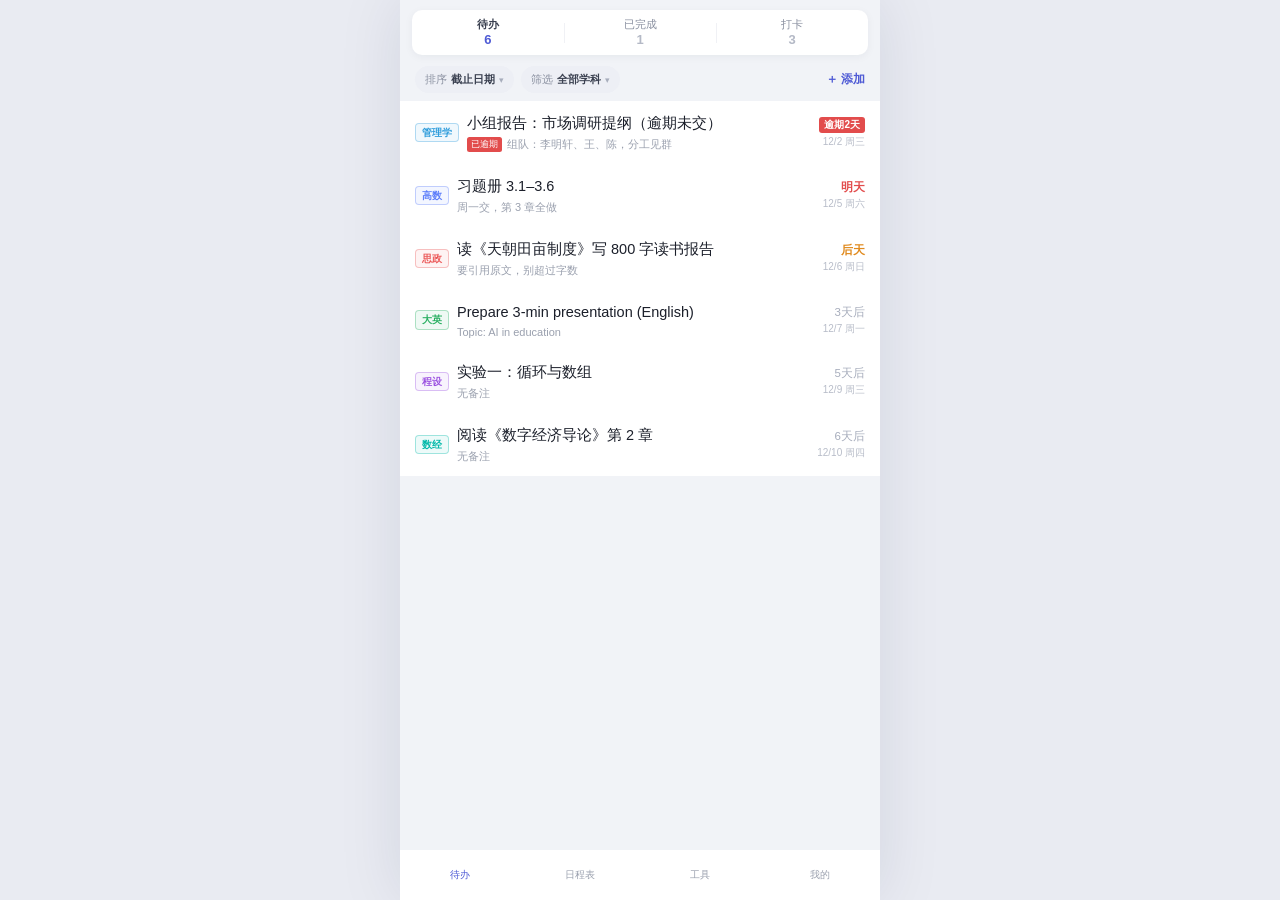
<file: index.html>
<!DOCTYPE html>
<html lang="en">
  <head>
    <link rel="stylesheet" href="./assets/uni.8b228794.css">

    <meta charset="UTF-8" />
    <script>
      var coverSupport = 'CSS' in window && typeof CSS.supports === 'function' && (CSS.supports('top: env(a)') ||
        CSS.supports('top: constant(a)'))
      document.write(
        '<meta name="viewport" content="width=device-width, user-scalable=no, initial-scale=1.0, maximum-scale=1.0, minimum-scale=1.0' +
        (coverSupport ? ', viewport-fit=cover' : '') + '" />')
    </script>
    <title>课点 · 大学生课堂助手</title>
    <meta name="description" content="课点：给大学生用的课堂助手。课程表、作业待办、课堂录音转考点、术语翻译、分科笔记。" />
    <meta name="author" content="课点项目组" />
    <meta name="robots" content="index,follow" />
    <!--preload-links-->
    <!--app-context-->
    <script type="module" crossorigin src="./assets/index-DdIBu2SQ.js"></script>
    <link rel="stylesheet" crossorigin href="./assets/index-DYlxfYsh.css">
  </head>
  <body>
    <div id="app"><!--app-html--></div>
  </body>
</html>
</file>
<file: assets/uni.8b228794.css>
uni-canvas{width:300px;height:150px;display:block;position:relative}uni-canvas>.uni-canvas-canvas{position:absolute;top:0;left:0;width:100%;height:100%}uni-image{width:320px;height:240px;display:inline-block;overflow:hidden;position:relative}uni-image[hidden]{display:none}uni-image>div{width:100%;height:100%;background-repeat:no-repeat}uni-image>img{-webkit-touch-callout:none;-webkit-user-select:none;user-select:none;display:block;position:absolute;top:0;left:0;width:100%;height:100%;opacity:0}uni-image>.uni-image-will-change{will-change:transform}uni-input{display:block;font-size:16px;line-height:1.4em;height:1.4em;min-height:1.4em;overflow:hidden}uni-input[hidden]{display:none}.uni-input-wrapper,.uni-input-placeholder,.uni-input-form,.uni-input-input{outline:none;border:none;padding:0;margin:0;text-decoration:inherit}.uni-input-wrapper,.uni-input-form{display:flex;position:relative;width:100%;height:100%;flex-direction:column;justify-content:center}.uni-input-placeholder,.uni-input-input{width:100%}.uni-input-placeholder{position:absolute;top:auto!important;left:0;color:gray;overflow:hidden;text-overflow:clip;white-space:pre;word-break:keep-all;pointer-events:none;line-height:inherit}.uni-input-input{position:relative;display:block;height:100%;background:none;color:inherit;opacity:1;font:inherit;line-height:inherit;letter-spacing:inherit;text-align:inherit;text-indent:inherit;text-transform:inherit;text-shadow:inherit}.uni-input-input[type=search]::-webkit-search-cancel-button,.uni-input-input[type=search]::-webkit-search-decoration{display:none}.uni-input-input::-webkit-outer-spin-button,.uni-input-input::-webkit-inner-spin-button{-webkit-appearance:none;appearance:none;margin:0}.uni-input-input[type=number]{-moz-appearance:textfield}.uni-input-input:disabled{-webkit-text-fill-color:currentcolor}uni-picker-view-column{flex:1;position:relative;height:100%;overflow:hidden}uni-picker-view-column[hidden]{display:none}.uni-picker-view-group{height:100%;overflow:hidden}.uni-picker-view-mask{transform:translateZ(0)}.uni-picker-view-indicator,.uni-picker-view-mask{position:absolute;left:0;width:100%;z-index:3;pointer-events:none}.uni-picker-view-mask{top:0;height:100%;margin:0 auto;background-image:linear-gradient(180deg,rgba(255,255,255,.95),rgba(255,255,255,.6)),linear-gradient(0deg,rgba(255,255,255,.95),rgba(255,255,255,.6));background-position:top,bottom;background-size:100% 102px;background-repeat:no-repeat;transform:translateZ(0)}.uni-picker-view-indicator{height:34px;top:50%;transform:translateY(-50%)}.uni-picker-view-content{position:absolute;top:0;left:0;width:100%;will-change:transform;padding:102px 0;cursor:pointer}.uni-picker-view-content>*{height:var(--picker-view-column-indicator-height);overflow:hidden}.uni-picker-view-indicator:before{top:0;border-top:1px solid #e5e5e5;transform-origin:0 0;transform:scaleY(.5)}.uni-picker-view-indicator:after{bottom:0;border-bottom:1px solid #e5e5e5;transform-origin:0 100%;transform:scaleY(.5)}.uni-picker-view-indicator:after,.uni-picker-view-indicator:before{content:" ";position:absolute;left:0;right:0;height:1px;color:#e5e5e5}uni-picker-view{display:block}.uni-picker-view-wrapper{display:flex;position:relative;overflow:hidden;height:100%}uni-picker-view[hidden]{display:none}.uni-scroll-view-refresher{position:relative;overflow:hidden;flex-shrink:0}.uni-scroll-view-refresher-container{position:absolute;width:100%;bottom:0;display:flex;flex-direction:column-reverse}.uni-scroll-view-refresh{position:absolute;top:0;left:0;right:0;bottom:0;display:flex;flex-direction:row;justify-content:center;align-items:center}.uni-scroll-view-refresh-inner{display:flex;align-items:center;justify-content:center;line-height:0;width:40px;height:40px;border-radius:50%;background-color:#fff;box-shadow:0 1px 6px rgba(0,0,0,.118),0 1px 4px rgba(0,0,0,.118)}.uni-scroll-view-refresh__spinner{transform-origin:center center;animation:uni-scroll-view-refresh-rotate 2s linear infinite}.uni-scroll-view-refresh__spinner>circle{stroke:currentColor;stroke-linecap:round;animation:uni-scroll-view-refresh-dash 2s linear infinite}@keyframes uni-scroll-view-refresh-rotate{0%{transform:rotate(0)}to{transform:rotate(360deg)}}@keyframes uni-scroll-view-refresh-dash{0%{stroke-dasharray:1,200;stroke-dashoffset:0}50%{stroke-dasharray:89,200;stroke-dashoffset:-35px}to{stroke-dasharray:89,200;stroke-dashoffset:-124px}}@keyframes once-show{0%{top:0}}uni-resize-sensor,uni-resize-sensor>div{position:absolute;left:0;top:0;right:0;bottom:0;overflow:hidden}uni-resize-sensor{display:block;z-index:-1;visibility:hidden;animation:once-show 1ms}uni-resize-sensor>div>div{position:absolute;left:0;top:0}uni-resize-sensor>div:first-child>div{width:100000px;height:100000px}uni-resize-sensor>div:last-child>div{width:200%;height:200%}uni-scroll-view{display:block;width:100%}uni-scroll-view[hidden]{display:none}.uni-scroll-view{position:relative;-webkit-overflow-scrolling:touch;width:100%;height:100%;max-height:inherit}.uni-scroll-view-scrollbar-hidden::-webkit-scrollbar{display:none}.uni-scroll-view-scrollbar-hidden{-moz-scrollbars:none;scrollbar-width:none}.uni-scroll-view-content{width:100%;height:100%}uni-text[selectable]{cursor:auto;-webkit-user-select:text;user-select:text}uni-text{white-space:pre-line}uni-textarea{width:300px;height:150px;display:block;position:relative;font-size:16px;line-height:normal;white-space:pre-wrap;word-break:break-all}uni-textarea[hidden]{display:none}uni-textarea[auto-height=true]{height:fit-content!important}.uni-textarea-wrapper,.uni-textarea-placeholder,.uni-textarea-line,.uni-textarea-compute,.uni-textarea-textarea{outline:none;border:none;padding:0;margin:0;text-decoration:inherit}.uni-textarea-wrapper{display:block;position:relative;width:100%;height:100%;min-height:inherit;overflow-y:hidden}.uni-textarea-placeholder,.uni-textarea-line,.uni-textarea-compute,.uni-textarea-textarea{position:absolute;width:100%;height:100%;left:0;top:0;white-space:inherit;word-break:inherit}.uni-textarea-placeholder{color:gray;overflow:hidden}.uni-textarea-line,.uni-textarea-compute{visibility:hidden;height:auto}.uni-textarea-line{width:1em}.uni-textarea-compute-auto-height{overflow-wrap:break-word}.uni-textarea-textarea{resize:none;background:none;color:inherit;opacity:1;font:inherit;line-height:inherit;letter-spacing:inherit;text-align:inherit;text-indent:inherit;text-transform:inherit;text-shadow:inherit}.uni-textarea-textarea-fix-margin{width:auto;right:0;margin:0 -3px}.uni-textarea-textarea:disabled{-webkit-text-fill-color:currentcolor}uni-view{display:block}uni-view[hidden]{display:none}uni-modal{position:fixed;top:0;right:0;bottom:0;left:0;z-index:999;display:block;box-sizing:border-box}.uni-modal{position:fixed;z-index:999;width:80%;max-width:300px;top:50%;left:50%;transform:translate(-50%,-50%);background-color:#fff;text-align:center;border-radius:3px;overflow:hidden}.uni-modal *{box-sizing:border-box}.uni-modal__hd{padding:1em 1.6em .3em}.uni-modal__title{font-weight:400;font-size:18px;word-wrap:break-word;word-break:break-all;white-space:pre-wrap;overflow:hidden;text-overflow:ellipsis;display:-webkit-box;-webkit-line-clamp:2;-webkit-box-orient:vertical}.uni-modal__bd{padding:1.3em 1.6em;min-height:40px;font-size:15px;line-height:1.4;word-wrap:break-word;word-break:break-all;white-space:pre-wrap;color:#999;max-height:400px;overflow-x:hidden;overflow-y:auto}.uni-modal__textarea{resize:none;border:0;margin:0;width:90%;padding:10px;font-size:20px;outline:none;border:none;background-color:#eee;text-decoration:inherit;line-height:1.2}.uni-modal__ft{position:relative;line-height:48px;font-size:18px;display:flex}.uni-modal__ft:after{content:" ";position:absolute;left:0;top:0;right:0;height:1px;border-top:1px solid #d5d5d6;color:#d5d5d6;transform-origin:0 0;transform:scaleY(.5)}.uni-modal__btn{display:block;flex:1;color:#3cc51f;text-decoration:none;-webkit-tap-highlight-color:rgba(0,0,0,0);position:relative;cursor:pointer}.uni-modal__btn:active{background-color:#eee}.uni-modal__btn:after{content:" ";position:absolute;left:0;top:0;width:1px;bottom:0;border-left:1px solid #d5d5d6;color:#d5d5d6;transform-origin:0 0;transform:scaleX(.5)}.uni-modal__btn:first-child:after{display:none}.uni-modal__btn_default{color:#353535}.uni-modal__btn_primary{color:#007aff}uni-toast{position:fixed;top:0;right:0;bottom:0;left:0;z-index:999;display:block;box-sizing:border-box;pointer-events:none;font-size:16px}.uni-sample-toast{position:fixed;z-index:999;top:50%;left:50%;transform:translate(-50%,-50%);text-align:center;max-width:80%}.uni-simple-toast__text{display:inline-block;vertical-align:middle;color:#fff;background-color:rgba(17,17,17,.7);padding:10px 20px;border-radius:5px;font-size:13px;text-align:center;max-width:100%;word-break:break-word;white-space:normal}uni-toast .uni-mask{pointer-events:auto}.uni-toast{position:fixed;z-index:999;width:8em;top:50%;left:50%;transform:translate(-50%,-50%);background:rgba(17,17,17,.7);text-align:center;border-radius:5px;color:#fff}.uni-toast *{box-sizing:border-box}.uni-toast__icon{margin:20px 0 0;width:38px!important;height:38px!important;vertical-align:baseline!important}.uni-icon_toast{margin:15px 0 0}.uni-icon_toast.uni-icon-success-no-circle:before{color:#fff;font-size:55px}.uni-icon_toast.uni-loading{margin:20px 0 0;width:38px;height:38px;vertical-align:baseline}.uni-toast__content{margin:0 auto 15px;width:86%;overflow:hidden;white-space:nowrap}uni-picker{position:relative;display:block;cursor:pointer}uni-picker[hidden]{display:none}uni-picker[disabled]{cursor:not-allowed}.uni-picker-container{display:none;position:fixed;left:0;right:0;top:0;bottom:0;box-sizing:border-box;z-index:999;font-size:16px}.uni-picker-container .uni-picker-custom *{box-sizing:border-box}.uni-picker-container .uni-picker-custom{position:fixed;left:0;bottom:0;transform:translateY(100%);backface-visibility:hidden;z-index:999;width:100%;background-color:#fff;visibility:hidden;transition:transform .3s,visibility .3s}.uni-picker-container .uni-picker-custom.uni-picker-toggle{visibility:visible;transform:translate(0)}.uni-picker-container .uni-picker-content{position:relative;display:block;width:100%;height:238px;background-color:#fff}.uni-picker-container .uni-picker-item{padding:0;height:34px;line-height:34px;text-align:center;color:#000;text-overflow:ellipsis;white-space:nowrap;overflow:hidden;cursor:pointer}.uni-picker-container .uni-picker-header{display:block;position:relative;text-align:center;width:100%;height:45px}.uni-picker-container .uni-picker-header:after{content:"";position:absolute;left:0;bottom:0;right:0;height:1px;clear:both;border-bottom:1px solid #e5e5e5;color:#e5e5e5;transform-origin:0 100%;transform:scaleY(.5)}.uni-picker-container .uni-picker-action{display:block;max-width:50%;top:0;height:100%;box-sizing:border-box;padding:0 14px;font-size:17px;line-height:45px;overflow:hidden;cursor:pointer}.uni-picker-container .uni-picker-action.uni-picker-action-cancel{float:left;color:#888}.uni-picker-container .uni-picker-action.uni-picker-action-confirm{float:right;color:#007aff}.uni-picker-container .uni-picker-select{display:none}.uni-picker-system{position:absolute;display:none;display:block;top:0;left:0;width:100%;height:100%;overflow:hidden}.uni-picker-system>.uni-picker-system_input{position:absolute;border:none;height:100%;opacity:0;cursor:pointer}.uni-picker-system>.uni-picker-system_input.firefox{top:0;left:0;width:100%}.uni-picker-system>.uni-picker-system_input.chrome{top:0;left:0;width:2em;font-size:32px;height:32px}@media screen and (min-width: 500px) and (min-height: 500px){.uni-mask.uni-picker-mask{background:none}.uni-picker-container .uni-picker-custom{width:300px!important;left:50%;right:auto;top:50%;bottom:auto;transform:translate(-50%,-50%);opacity:0;border-radius:5px;transition:opacity .3s,visibility .3s;box-shadow:0 0 20px 5px rgba(0,0,0,.3)}.uni-picker-container .uni-picker-header{border-radius:5px 5px 0 0}.uni-picker-container .uni-picker-content{transform:translate(0 0);overflow:hidden;border-radius:0 0 5px 5px}.uni-picker-container .uni-picker-custom.uni-picker-toggle{opacity:1;transform:translate(-50%,-50%)}.uni-selector-select .uni-picker-header,.uni-selector-select .uni-picker-content{display:none}.uni-selector-select .uni-picker-select{display:block;max-height:300px;overflow:auto;background-color:#fff;border-radius:5px;padding:6px 0}.uni-selector-select .uni-picker-item{padding:0 10px;color:#555}.uni-selector-select .uni-picker-item:hover{background-color:#f6f6f6}.uni-selector-select .uni-picker-item.selected{color:#007aff}}
</file>
<file: assets/index-DYlxfYsh.css>
*{margin:0;-webkit-tap-highlight-color:transparent}html,body{-webkit-user-select:none;-moz-user-select:none;user-select:none;width:100%;height:100%}body{overflow-x:hidden;font-size:16px}uni-app,uni-page,uni-page-wrapper,uni-page-body{display:block;box-sizing:border-box;width:100%}uni-page-wrapper{position:relative}#app,uni-app,uni-page,uni-page-wrapper{height:100%}.uni-mask{position:fixed;z-index:999;top:0;right:0;left:0;bottom:0;background:rgba(0,0,0,.5)}.uni-fade-enter-active,.uni-fade-leave-active{transition-duration:.25s;transition-property:opacity;transition-timing-function:ease}.uni-fade-enter-from,.uni-fade-leave-active{opacity:0}.uni-loading,uni-button[loading]:before{background-color:transparent;background-image:url(data:image/svg+xml;base64,\ [base64]);background-repeat:no-repeat}.uni-loading{width:20px;height:20px;display:inline-block;vertical-align:middle;animation:uni-loading 1s steps(12,end) infinite;background-size:100%}@keyframes uni-loading{0%{transform:rotate3d(0,0,1,0)}to{transform:rotate3d(0,0,1,360deg)}}html{--primary-color: #007aff;--UI-BG: #fff;--UI-BG-1: #f7f7f7;--UI-BG-2: #fff;--UI-BG-3: #f7f7f7;--UI-BG-4: #4c4c4c;--UI-BG-5: #fff;--UI-FG: #000;--UI-FG-0: rgba(0, 0, 0, .9);--UI-FG-HALF: rgba(0, 0, 0, .9);--UI-FG-1: rgba(0, 0, 0, .5);--UI-FG-2: rgba(0, 0, 0, .3);--UI-FG-3: rgba(0, 0, 0, .1)}uni-page[data-type] uni-page-body{background-color:transparent}body:after{position:fixed;content:"";left:-1000px;top:-1000px;animation:shadow-preload .1s;animation-delay:3s}@keyframes shadow-preload{0%{background-image:url(https://cdn.dcloud.net.cn/img/shadow-grey.png)}to{background-image:url(https://cdn.dcloud.net.cn/img/shadow-grey.png)}}.uni-async-error{position:absolute;left:0;right:0;top:0;bottom:0;color:#999;padding:100px 10px;text-align:center}.uni-async-loading{box-sizing:border-box;width:100%;padding:50px;text-align:center}.uni-async-loading .uni-loading{width:30px;height:30px}uni-page-head{display:block;box-sizing:border-box}.uni-page-head{position:fixed;left:var(--window-left);right:var(--window-right);height:44px;height:calc(44px + constant(safe-area-inset-top));height:calc(44px + env(safe-area-inset-top));padding:7px 3px;padding-top:calc(7px + constant(safe-area-inset-top));padding-top:calc(7px + env(safe-area-inset-top));display:flex;overflow:hidden;justify-content:space-between;box-sizing:border-box;z-index:998;color:#fff;background-color:#000;transition-property:all}.uni-page-head *{box-sizing:border-box}.uni-page-head .uni-btn-icon{overflow:hidden;min-width:1em;font-style:normal}.uni-page-head-titlePenetrate,.uni-page-head-titlePenetrate .uni-page-head-bd,.uni-page-head-titlePenetrate .uni-page-head-bd *{pointer-events:none}.uni-page-head-titlePenetrate *{pointer-events:auto}.uni-page-head.uni-page-head-transparent .uni-page-head-ft>div{justify-content:center}.uni-page-head~.uni-placeholder{width:100%;height:44px;height:calc(44px + constant(safe-area-inset-top));height:calc(44px + env(safe-area-inset-top))}.uni-placeholder-titlePenetrate{pointer-events:none}.uni-page-head-hd{display:flex;align-items:center;font-size:16px}.uni-page-head-bd{position:absolute;left:70px;right:70px;min-width:0;-webkit-user-select:auto;-moz-user-select:auto;user-select:auto}.uni-page-head-btn{position:relative;width:auto;margin:0 2px;word-break:keep-all;white-space:pre;cursor:pointer;font-size:0px}.uni-page-head-transparent .uni-page-head-btn{display:flex;align-items:center;width:32px;height:32px;border-radius:50%;background-color:rgba(0,0,0,.5)}.uni-page-head-btn-red-dot:after{content:attr(badge-text);position:absolute;right:0;top:0;background-color:red;color:#fff;width:18px;height:18px;line-height:18px;border-radius:18px;overflow:hidden;transform:scale(.5) translate(40%,-40%);transform-origin:100% 0}.uni-page-head-btn-red-dot[badge-text]:after{font-size:12px;width:auto;min-width:18px;max-width:42px;text-align:center;padding:0 3px;transform:scale(.7) translate(40%,-40%)}.uni-page-head-btn-select svg{vertical-align:middle;margin-left:2px;transform:rotate(270deg) scale(.8)}.uni-page-head-search{position:relative;display:flex;flex:1;margin:0 2px;line-height:30px;font-size:15px}.uni-page-head-search-input{width:100%;height:100%;padding-left:34px;text-align:left}.uni-page-head-search-input .uni-input-input:disabled{pointer-events:none}.uni-page-head-search-placeholder{position:absolute;max-width:100%;height:100%;padding-left:34px;overflow:hidden;word-break:keep-all;white-space:pre}.uni-page-head-search-placeholder-right{right:0}.uni-page-head-search-placeholder-center{left:50%;transform:translate(-50%)}.uni-page-head-search-icon{position:absolute;top:0;left:2px;width:30px;height:30px;display:flex;justify-content:center;align-items:center}.uni-page-head-ft{display:flex;align-items:center;flex-direction:row-reverse;font-size:13px}.uni-page-head__title{font-weight:700;font-size:16px;line-height:30px;text-align:center;overflow:hidden;white-space:nowrap;text-overflow:ellipsis}.uni-page-head__title .uni-loading{width:16px;height:16px;margin-top:-3px}.uni-page-head__title .uni-page-head__title_image{width:auto;height:26px;vertical-align:middle}.uni-page-head-shadow{overflow:visible}.uni-page-head-shadow:after{content:"";position:absolute;left:0;right:0;top:100%;height:5px;background-size:100% 100%}uni-page-head[uni-page-head-type=default]~uni-page-wrapper{height:calc(100% - 44px);height:calc(100% - 44px - constant(safe-area-inset-top));height:calc(100% - 44px - env(safe-area-inset-top))}.uni-page-head-shadow-grey:after{background-image:url(https://cdn.dcloud.net.cn/img/shadow-grey.png)}.uni-page-head-shadow-blue:after{background-image:url(https://cdn.dcloud.net.cn/img/shadow-blue.png)}.uni-page-head-shadow-green:after{background-image:url(https://cdn.dcloud.net.cn/img/shadow-green.png)}.uni-page-head-shadow-orange:after{background-image:url(https://cdn.dcloud.net.cn/img/shadow-orange.png)}.uni-page-head-shadow-red:after{background-image:url(https://cdn.dcloud.net.cn/img/shadow-red.png)}.uni-page-head-shadow-yellow:after{background-image:url(https://cdn.dcloud.net.cn/img/shadow-yellow.png)}uni-tabbar{display:block;box-sizing:border-box;width:100%;z-index:998}.uni-tabbar{display:flex;z-index:998;box-sizing:border-box}.uni-tabbar-top,.uni-tabbar-bottom,.uni-tabbar-top .uni-tabbar,.uni-tabbar-bottom .uni-tabbar{position:fixed;left:var(--window-left);right:var(--window-right)}.uni-app--showlayout+.uni-tabbar-top,.uni-app--showlayout+.uni-tabbar-bottom,.uni-app--showlayout+.uni-tabbar-top .uni-tabbar,.uni-app--showlayout+.uni-tabbar-bottom .uni-tabbar{left:var(--window-margin);right:var(--window-margin)}.uni-tabbar-bottom .uni-tabbar{bottom:0;padding-bottom:0;padding-bottom:constant(safe-area-inset-bottom);padding-bottom:env(safe-area-inset-bottom)}.uni-tabbar~.uni-placeholder{width:100%;margin-bottom:0;margin-bottom:constant(safe-area-inset-bottom);margin-bottom:env(safe-area-inset-bottom)}.uni-tabbar *{box-sizing:border-box}.uni-tabbar__item{display:flex;justify-content:center;align-items:center;flex-direction:column;flex:1;font-size:0;text-align:center;-webkit-tap-highlight-color:rgba(0,0,0,0)}.uni-tabbar__bd{position:relative;display:flex;flex-direction:column;align-items:center;justify-content:center;cursor:pointer}.uni-tabbar__icon{position:relative;display:inline-block;margin-top:5px}.uni-tabbar__icon.uni-tabbar__icon__diff{margin-top:0;width:34px;height:34px}.uni-tabbar__icon img{width:100%;height:100%}.uni-tabbar__iconfont{font-family:UniTabbarIconFont}.uni-tabbar__label{position:relative;text-align:center;font-size:10px}.uni-tabbar-border{position:absolute;left:0;top:0;width:100%;height:1px;transform:scaleY(.5)}.uni-tabbar__reddot{position:absolute;top:2px;right:0;width:12px;height:12px;border-radius:50%;background-color:#f43530;color:#fff;transform:translate(40%)}.uni-tabbar__badge{width:auto;height:16px;line-height:16px;border-radius:16px;min-width:16px;padding:0 2px;font-size:12px;text-align:center;white-space:nowrap}.uni-tabbar__mid{display:flex;justify-content:center;position:absolute;bottom:0;background-size:100% 100%}.uni-app--showtabbar uni-page-wrapper{display:block;height:calc(100% - var(--tab-bar-height));height:calc(100% - var(--tab-bar-height) - constant(safe-area-inset-bottom));height:calc(100% - var(--tab-bar-height) - env(safe-area-inset-bottom))}uni-page[data-type] uni-page-wrapper{height:100%}.uni-app--showtabbar uni-page-wrapper:after{content:"";display:block;width:100%;height:var(--tab-bar-height);height:calc(var(--tab-bar-height) + constant(safe-area-inset-bottom));height:calc(var(--tab-bar-height) + env(safe-area-inset-bottom))}.uni-app--showtabbar uni-page-head[uni-page-head-type=default]~uni-page-wrapper{height:calc(100% - 44px - var(--tab-bar-height));height:calc(100% - 44px - constant(safe-area-inset-top) - var(--tab-bar-height) - constant(safe-area-inset-bottom));height:calc(100% - 44px - env(safe-area-inset-top) - var(--tab-bar-height) - env(safe-area-inset-bottom))}uni-page-body{background:#f1f3f7;font-family:-apple-system,BlinkMacSystemFont,PingFang SC,Helvetica Neue,Arial,sans-serif;color:#1b1f2a;-webkit-font-smoothing:antialiased}body{background:#f1f3f7}uni-view,uni-text,uni-scroll-view{box-sizing:border-box}.page{min-height:100vh;padding-bottom:4.6875rem}.sheet{background:#fff}.sheet+.sheet{margin-top:.5625rem}.pad{padding:0 .9375rem}.sec{display:flex;align-items:baseline;justify-content:space-between;padding:1rem .9375rem .375rem}.sec-t{font-size:.6875rem;color:#9aa0ae;letter-spacing:.03125rem}.sec-a{font-size:.6875rem;color:#4f5bd5}.li{display:flex;align-items:center;padding:.75rem .9375rem;position:relative}.li:after{content:"";position:absolute;left:.9375rem;right:0;bottom:0;height:.03125rem;background:#f1f2f6}.li:last-child:after{display:none}.li-t{font-size:.90625rem;line-height:1.45}.li-s{font-size:.6875rem;color:#9aa0ae;margin-top:.1875rem}.arw{color:#c9cdd8;font-size:.9375rem;margin-left:.375rem}.muted{color:#9aa0ae;font-size:.71875rem}.h2{font-size:.9375rem;font-weight:700}.tag{font-size:.59375rem;padding:.09375rem .3125rem;border-radius:.15625rem;background:#f0f1f5;color:#7a8091;font-weight:500}.dot{width:.375rem;height:.375rem;border-radius:50%;margin-right:.4375rem;flex:none}.btn{height:2.75rem;border-radius:.4375rem;background:#4f5bd5;color:#fff;font-size:.90625rem;font-weight:600;display:flex;align-items:center;justify-content:center}.btn.ghost{background:#fff;color:#4f5bd5;border:.0625rem solid #E1E4F6}.btn.disabled{opacity:.4}.empty{text-align:center;color:#aab0be;font-size:.75rem;padding:1.625rem 0}body{background:#e9ebf2;margin:0}#app{max-width:480px;margin:0 auto;min-height:100vh;background:#f1f3f7;box-shadow:0 0 60px rgba(24,32,64,.1);overflow-x:hidden}uni-page-body,uni-page{background:#f1f3f7}uni-tabbar{max-width:480px;left:50%!important;transform:translate(-50%)!important;bottom:0!important;top:auto!important}uni-modal{z-index:2000!important}uni-modal .uni-modal{z-index:2001!important}.uni-picker-container{z-index:2000!important}.uni-picker-container .uni-picker-custom{z-index:2001!important}
</file>
